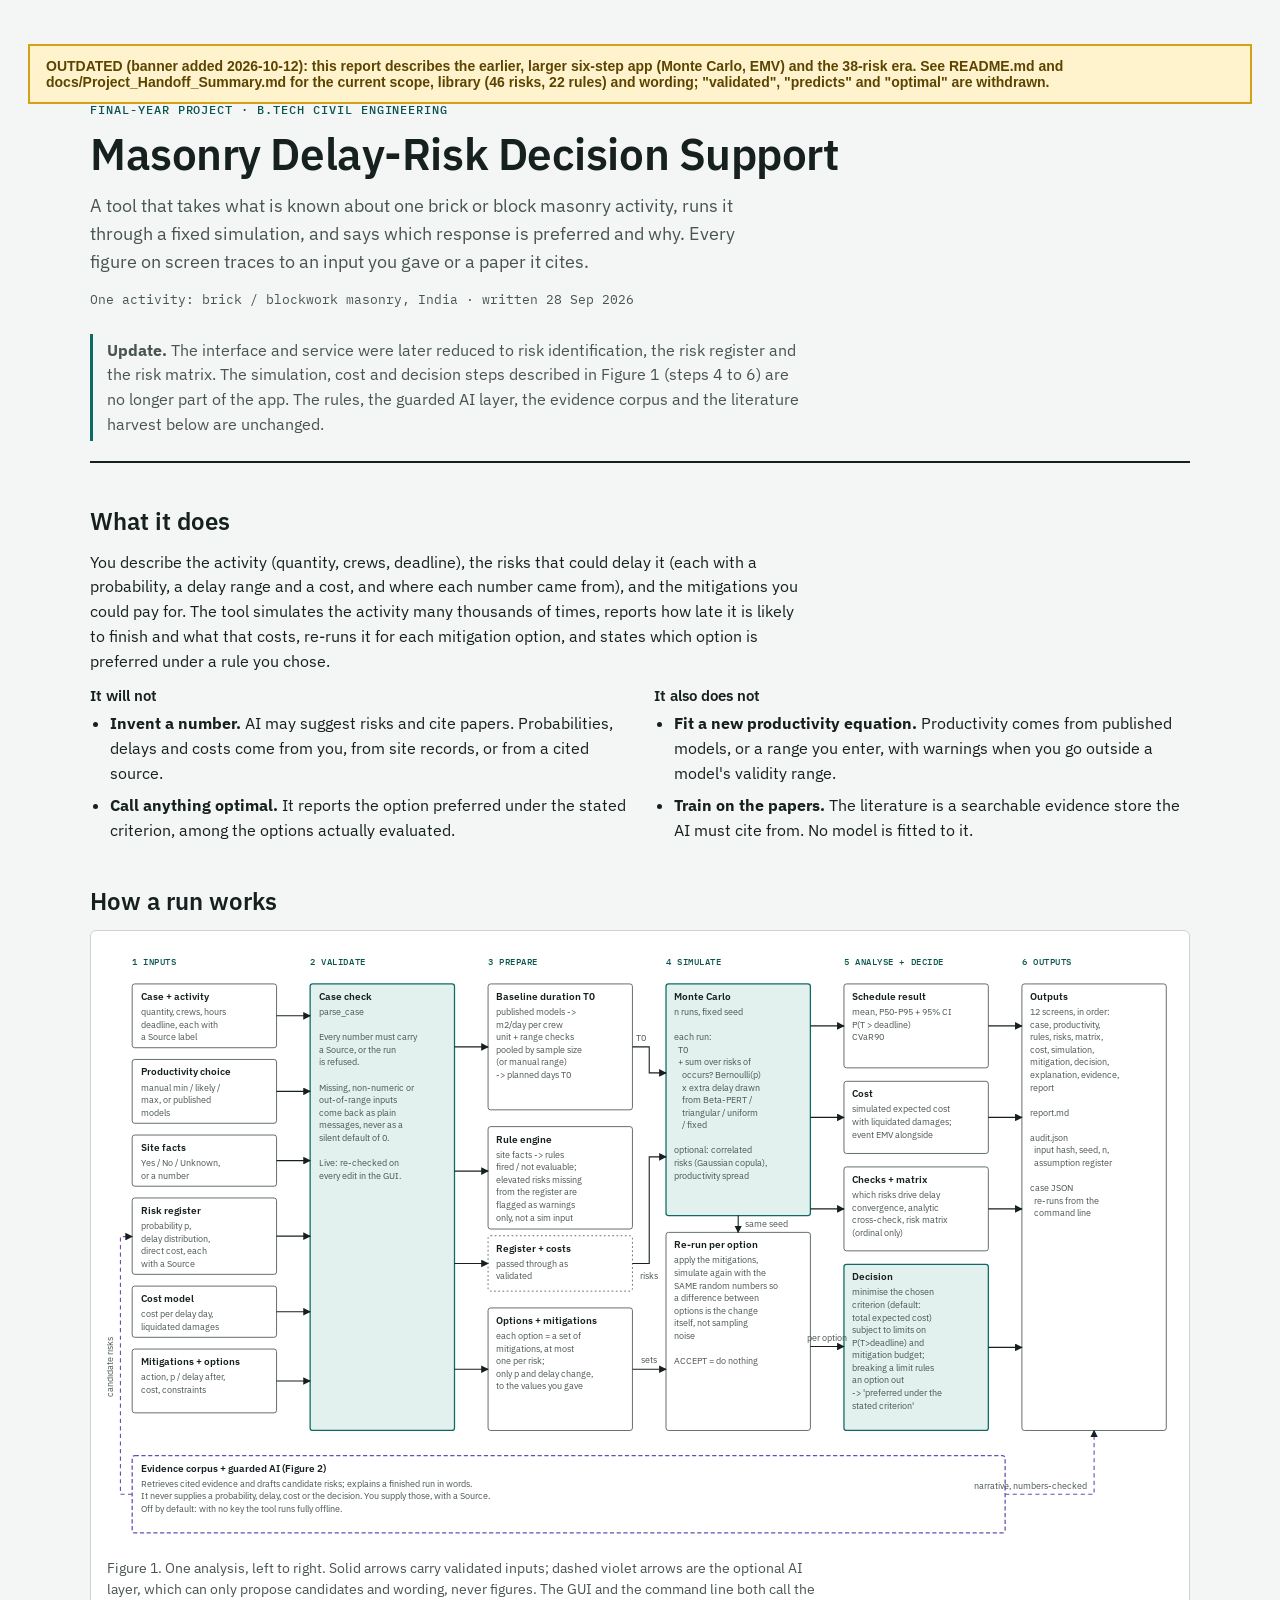
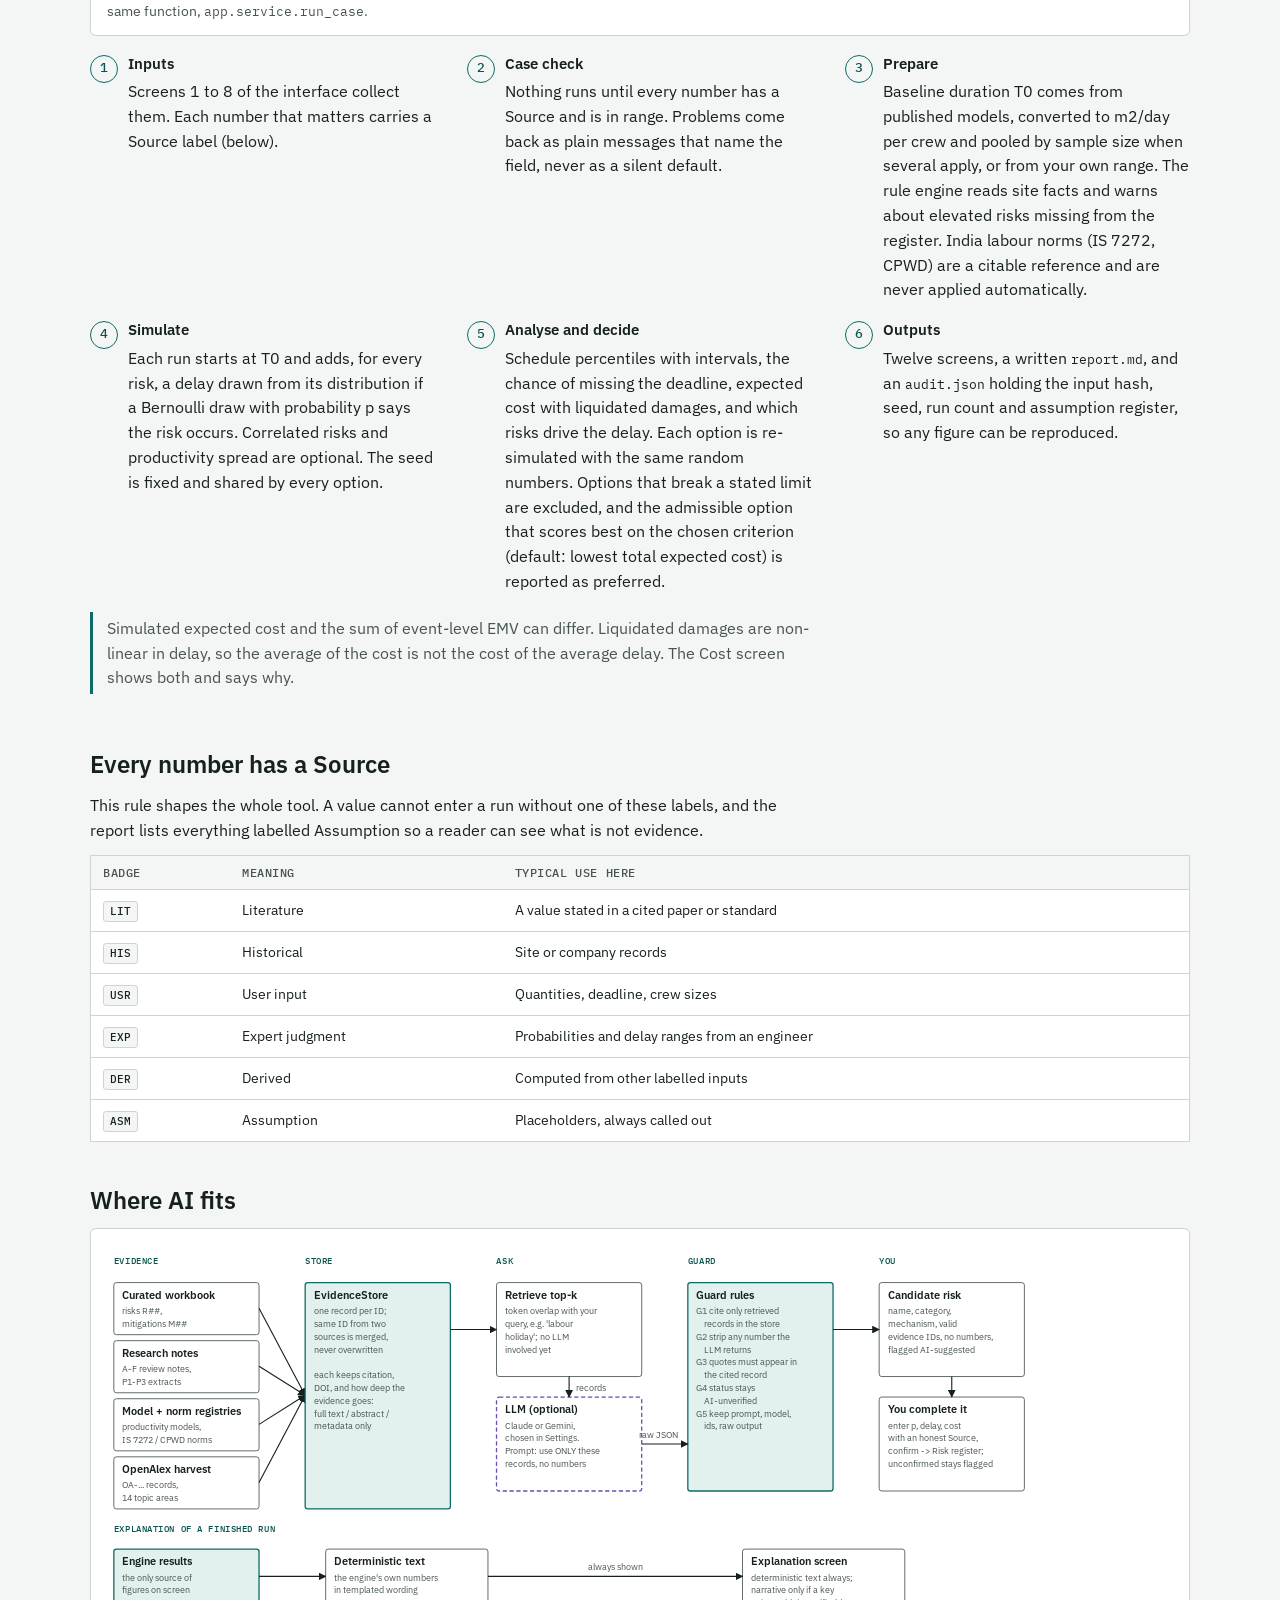
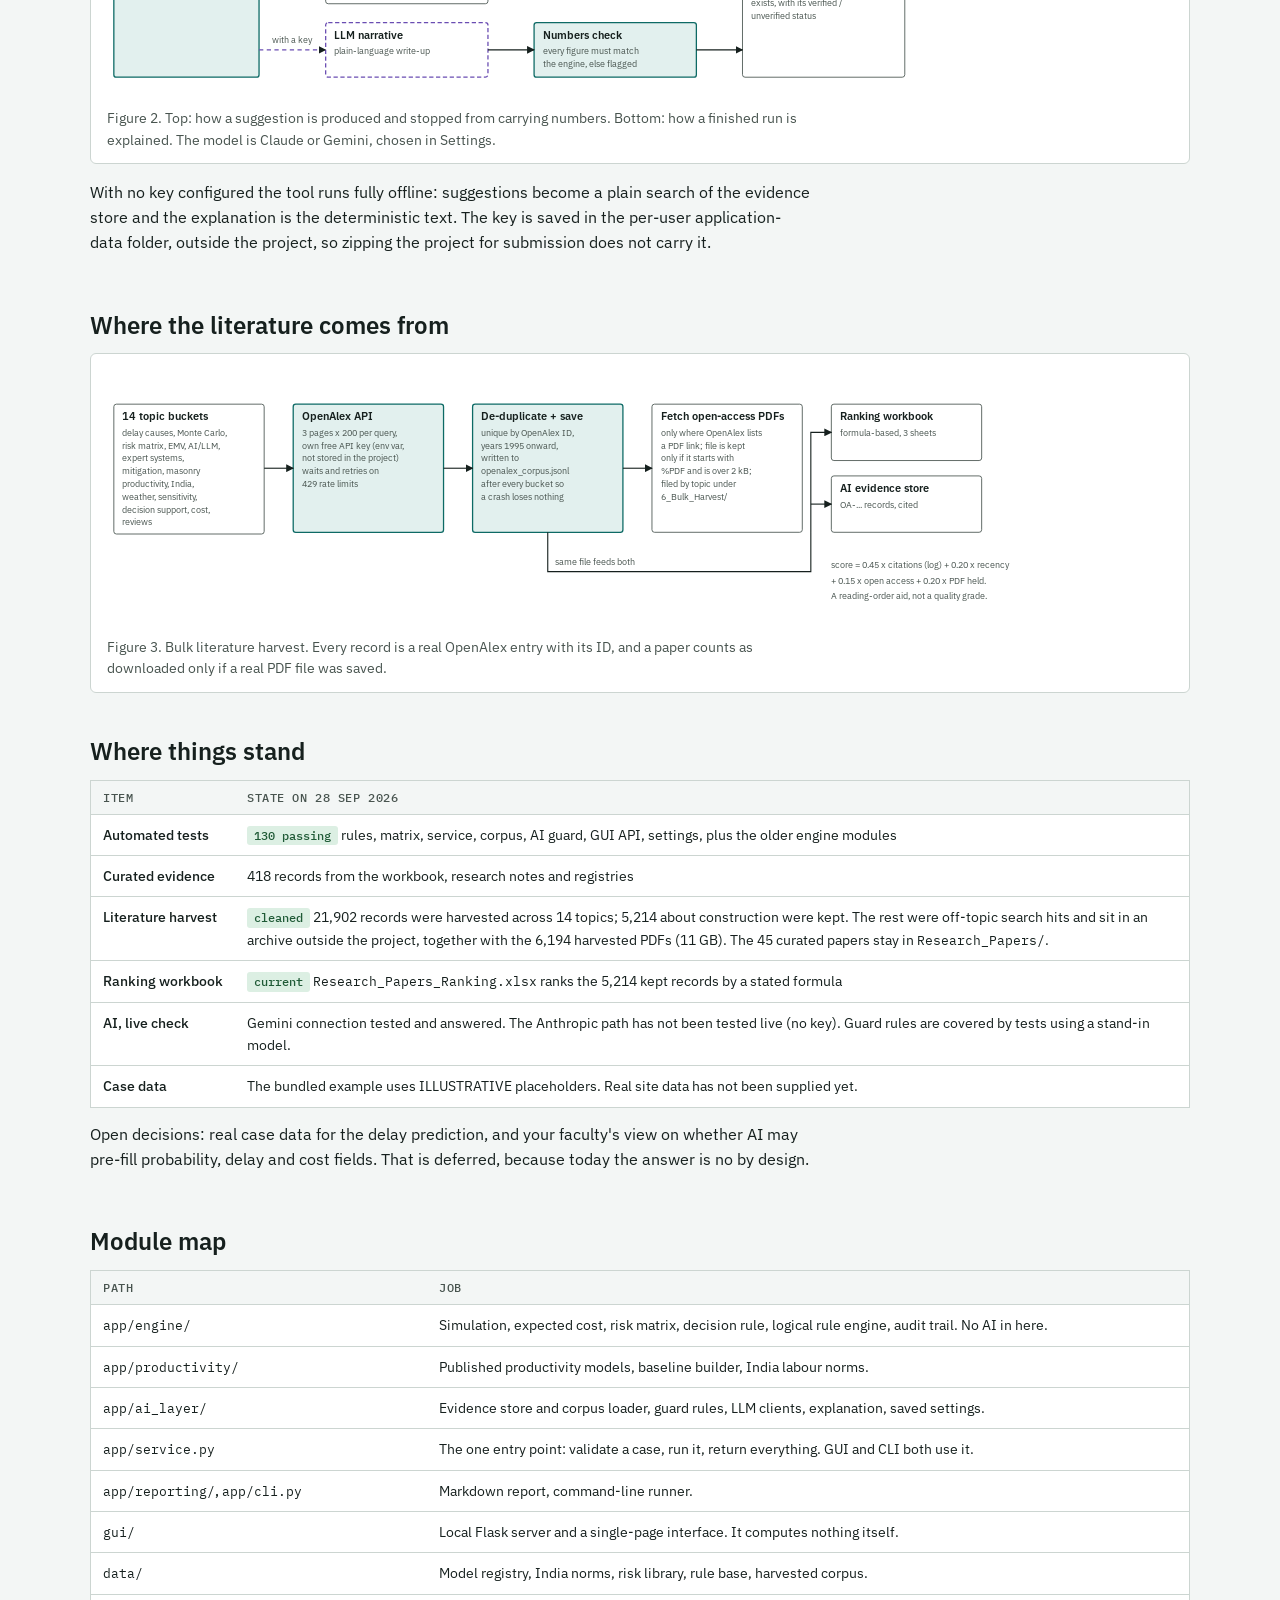
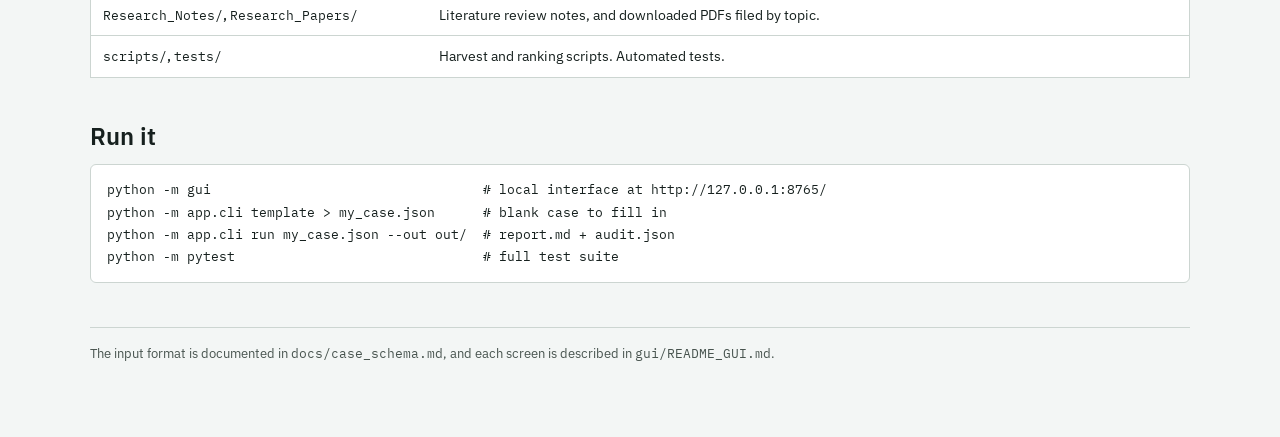
<file: docs/Project_Overview_Report.html>
<!doctype html>
<html lang="en"><head><meta charset="utf-8"><meta name="viewport" content="width=device-width,initial-scale=1">
<title>Masonry Delay-Risk Decision Support</title>
<link rel="preconnect" href="https://fonts.googleapis.com">
<link rel="stylesheet" href="https://fonts.googleapis.com/css2?family=IBM+Plex+Mono:wght@400;500&family=IBM+Plex+Sans:wght@400;500;600&display=swap">
<style>
:root {
  --sans: "IBM Plex Sans", system-ui, -apple-system, "Segoe UI", sans-serif;
  --mono: "IBM Plex Mono", ui-monospace, "Cascadia Mono", Consolas, monospace;
  --bg: #f3f6f5;
  --surface: #ffffff;
  --ink: #16201e;
  --ink-2: #48544f;
  --line: #ccd5d1;
  --accent: #0d6a65;
  --accent-ink: #0a5450;
  --key-fill: #e2f0ee;
  --ai: #6a4db2;
  --warn-bg: #fbeed0;
  --warn-ink: #7a4f00;
  --ok-bg: #dcefe3;
  --ok-ink: #1f5a36;
  color-scheme: light;
}
@media (prefers-color-scheme: dark) {
  :root:not([data-theme="light"]) {
    --bg: #0d1211; --surface: #141b19; --ink: #e3eae7; --ink-2: #9dafa8; --line: #2a3632;
    --accent: #56c3bb; --accent-ink: #7fd6cf; --key-fill: #143230; --ai: #a58df0;
    --warn-bg: #3a2c0d; --warn-ink: #f0c060; --ok-bg: #163524; --ok-ink: #8fd6a8;
    color-scheme: dark;
  }
}
:root[data-theme="dark"] {
  --bg: #0d1211; --surface: #141b19; --ink: #e3eae7; --ink-2: #9dafa8; --line: #2a3632;
  --accent: #56c3bb; --accent-ink: #7fd6cf; --key-fill: #143230; --ai: #a58df0;
  --warn-bg: #3a2c0d; --warn-ink: #f0c060; --ok-bg: #163524; --ok-ink: #8fd6a8;
  color-scheme: dark;
}
* { box-sizing: border-box; }
body { background: var(--bg); color: var(--ink); font: 400 15.5px/1.6 var(--sans); padding-inline: 20px; padding-block: 36px 64px; }
.wrap { max-width: 1100px; margin: 0 auto; display: flex; flex-direction: column; gap: 44px; }
header { display: flex; flex-direction: column; gap: 14px; padding-bottom: 8px; border-bottom: 2px solid var(--ink); }
.kicker { font: 500 12px/1 var(--mono); letter-spacing: .08em; text-transform: uppercase; color: var(--accent-ink); }
h1 { font: 600 clamp(28px, 4.4vw, 44px)/1.1 var(--sans); margin: 0; letter-spacing: -.01em; text-wrap: balance; }
.lede { font-size: 18px; line-height: 1.55; max-width: 62ch; margin: 0; color: var(--ink-2); }
.meta { font: 400 13px/1.5 var(--mono); color: var(--ink-2); margin: 0 0 10px; }
h2 { font: 600 24px/1.2 var(--sans); margin: 0 0 14px; text-wrap: balance; }
h3 { font: 600 15px/1.3 var(--sans); margin: 0 0 6px; }
p { margin: 0 0 12px; max-width: 72ch; }
section { display: block; }
.cols { display: grid; grid-template-columns: repeat(auto-fit, minmax(300px, 1fr)); gap: 28px; }
ul.plain { margin: 0; padding-left: 20px; display: flex; flex-direction: column; gap: 8px; max-width: 72ch; }
ol.steps { margin: 18px 0 0; padding: 0; list-style: none; display: grid; grid-template-columns: repeat(auto-fit, minmax(320px, 1fr)); gap: 18px 32px; counter-reset: s; }
ol.steps li { counter-increment: s; padding-left: 38px; position: relative; }
ol.steps li::before { content: counter(s); position: absolute; left: 0; top: 1px; width: 26px; height: 26px; border: 1.5px solid var(--accent); color: var(--accent-ink); border-radius: 50%; font: 500 13px/23px var(--mono); text-align: center; }
figure { margin: 0; background: var(--surface); border: 1px solid var(--line); border-radius: 6px; padding: 16px 16px 12px; }
.fig { overflow-x: auto; }
.fig svg { display: block; width: 100%; min-width: 980px; height: auto; color: var(--ink); }
figcaption { font-size: 13.5px; color: var(--ink-2); margin-top: 10px; max-width: 90ch; }
.node { fill: var(--surface); stroke: var(--ink-2); stroke-width: 1; }
.node.key { fill: var(--key-fill); stroke: var(--accent); stroke-width: 1.5; }
.node.quiet { fill: none; stroke-dasharray: 2 3; }
.node.ai { fill: var(--surface); stroke: var(--ai); stroke-width: 1.5; stroke-dasharray: 5 3; }
.nhead { font: 600 12.5px var(--sans); fill: var(--ink); }
.nline { font: 400 11px var(--sans); fill: var(--ink-2); white-space: pre; }
.colhead { font: 500 11px var(--mono); fill: var(--accent-ink); letter-spacing: .06em; }
.elabel { font: 400 10.5px var(--sans); fill: var(--ink-2); }
.edge { fill: none; stroke: currentColor; stroke-width: 1.3; }
.edge.dash { stroke: var(--ai); stroke-dasharray: 5 4; color: var(--ai); }
table { width: 100%; border-collapse: collapse; font-size: 14px; background: var(--surface); border: 1px solid var(--line); }
th, td { text-align: left; vertical-align: top; padding: 9px 12px; border-bottom: 1px solid var(--line); }
th { font: 500 11.5px var(--mono); letter-spacing: .05em; text-transform: uppercase; color: var(--ink-2); background: var(--bg); }
tr:last-child td { border-bottom: 0; }
td:first-child { white-space: nowrap; font-weight: 500; }
code, .m { font: 400 13px var(--mono); }
.tw { overflow-x: auto; }
.badge { display: inline-block; font: 500 11px/1 var(--mono); padding: 4px 6px; border-radius: 3px; border: 1px solid var(--line); background: var(--bg); margin-right: 6px; }
.st { display: inline-block; font: 500 11.5px/1 var(--mono); padding: 4px 7px; border-radius: 3px; }
.st.ok { background: var(--ok-bg); color: var(--ok-ink); }
.st.wip { background: var(--warn-bg); color: var(--warn-ink); }
pre { margin: 0; padding: 14px 16px; background: var(--surface); border: 1px solid var(--line); border-radius: 6px; overflow-x: auto; font: 400 13px/1.7 var(--mono); }
.note { border-left: 3px solid var(--accent); padding: 4px 0 4px 14px; max-width: 72ch; color: var(--ink-2); }
footer { font-size: 13px; color: var(--ink-2); border-top: 1px solid var(--line); padding-top: 16px; }
@media (max-width: 560px) { body { font-size: 15px; } ol.steps { grid-template-columns: 1fr; } }
</style>

</head><body>
<div style="background:#fff3cd;color:#5c4400;border:2px solid #d4a017;padding:12px 16px;margin:0;font:600 14px sans-serif">OUTDATED (banner added 2026-10-12): this report describes the earlier, larger six-step app (Monte Carlo, EMV) and the 38-risk era. See README.md and docs/Project_Handoff_Summary.md for the current scope, library (46 risks, 22 rules) and wording; "validated", "predicts" and "optimal" are withdrawn.</div>
<div class="wrap">

<header>
  <span class="kicker">Final-year project · B.Tech Civil Engineering</span>
  <h1>Masonry Delay-Risk Decision Support</h1>
  <p class="lede">A tool that takes what is known about one brick or block masonry activity, runs it through a fixed simulation, and says which response is preferred and why. Every figure on screen traces to an input you gave or a paper it cites.</p>
  <p class="meta">One activity: brick / blockwork masonry, India · written 28 Sep 2026</p>
  <p class="note"><b>Update.</b> The interface and service were later reduced to risk identification, the risk register and the risk matrix. The simulation, cost and decision steps described in Figure 1 (steps 4 to 6) are no longer part of the app. The rules, the guarded AI layer, the evidence corpus and the literature harvest below are unchanged.</p>
</header>

<section>
  <h2>What it does</h2>
  <p>You describe the activity (quantity, crews, deadline), the risks that could delay it (each with a probability, a delay range and a cost, and where each number came from), and the mitigations you could pay for. The tool simulates the activity many thousands of times, reports how late it is likely to finish and what that costs, re-runs it for each mitigation option, and states which option is preferred under a rule you chose.</p>
  <div class="cols">
    <div>
      <h3>It will not</h3>
      <ul class="plain">
        <li><b>Invent a number.</b> AI may suggest risks and cite papers. Probabilities, delays and costs come from you, from site records, or from a cited source.</li>
        <li><b>Call anything optimal.</b> It reports the option preferred under the stated criterion, among the options actually evaluated.</li>
      </ul>
    </div>
    <div>
      <h3>It also does not</h3>
      <ul class="plain">
        <li><b>Fit a new productivity equation.</b> Productivity comes from published models, or a range you enter, with warnings when you go outside a model's validity range.</li>
        <li><b>Train on the papers.</b> The literature is a searchable evidence store the AI must cite from. No model is fitted to it.</li>
      </ul>
    </div>
  </div>
</section>

<section>
  <h2>How a run works</h2>
  <figure>
    <div class="fig"><svg viewBox="0 0 1270 716" role="img" aria-label="Left-to-right flow: six input groups are validated, prepared, simulated by Monte Carlo, analysed and compared as options, and end as screens, a report and an audit file." xmlns="http://www.w3.org/2000/svg"><defs><marker id="ah" viewBox="0 0 10 10" refX="9" refY="5" markerWidth="7" markerHeight="7" orient="auto-start-reverse"><path d="M0 0 L10 5 L0 10 z" fill="currentColor"/></marker></defs><text class="colhead" x="30" y="22">1  INPUTS</text><text class="colhead" x="242" y="22">2  VALIDATE</text><text class="colhead" x="454" y="22">3  PREPARE</text><text class="colhead" x="666" y="22">4  SIMULATE</text><text class="colhead" x="878" y="22">5  ANALYSE + DECIDE</text><text class="colhead" x="1090" y="22">6  OUTPUTS</text><rect class="node" x="30" y="44" width="172" height="76" rx="3"/><text class="nhead" x="40" y="63">Case + activity</text><text class="nline" x="40" y="81">quantity, crews, hours</text><text class="nline" x="40" y="96">deadline, each with</text><text class="nline" x="40" y="111">a Source label</text><rect class="node" x="30" y="134" width="172" height="76" rx="3"/><text class="nhead" x="40" y="153">Productivity choice</text><text class="nline" x="40" y="171">manual min / likely /</text><text class="nline" x="40" y="186">max, or published</text><text class="nline" x="40" y="201">models</text><rect class="node" x="30" y="224" width="172" height="61" rx="3"/><text class="nhead" x="40" y="243">Site facts</text><text class="nline" x="40" y="261">Yes / No / Unknown,</text><text class="nline" x="40" y="276">or a number</text><rect class="node" x="30" y="299" width="172" height="91" rx="3"/><text class="nhead" x="40" y="318">Risk register</text><text class="nline" x="40" y="336">probability p,</text><text class="nline" x="40" y="351">delay distribution,</text><text class="nline" x="40" y="366">direct cost, each</text><text class="nline" x="40" y="381">with a Source</text><rect class="node" x="30" y="404" width="172" height="61" rx="3"/><text class="nhead" x="40" y="423">Cost model</text><text class="nline" x="40" y="441">cost per delay day,</text><text class="nline" x="40" y="456">liquidated damages</text><rect class="node" x="30" y="479" width="172" height="76" rx="3"/><text class="nhead" x="40" y="498">Mitigations + options</text><text class="nline" x="40" y="516">action, p / delay after,</text><text class="nline" x="40" y="531">cost, constraints</text><rect class="node key" x="242" y="44" width="172" height="532" rx="3"/><text class="nhead" x="252" y="63">Case check</text><text class="nline" x="252" y="81">parse_case</text><text class="nline" x="252" y="96"></text><text class="nline" x="252" y="111">Every number must carry</text><text class="nline" x="252" y="126">a Source, or the run</text><text class="nline" x="252" y="141">is refused.</text><text class="nline" x="252" y="156"></text><text class="nline" x="252" y="171">Missing, non-numeric or</text><text class="nline" x="252" y="186">out-of-range inputs</text><text class="nline" x="252" y="201">come back as plain</text><text class="nline" x="252" y="216">messages, never as a</text><text class="nline" x="252" y="231">silent default of 0.</text><text class="nline" x="252" y="246"></text><text class="nline" x="252" y="261">Live: re-checked on</text><text class="nline" x="252" y="276">every edit in the GUI.</text><path class="edge" d="M 202 82.0 L 242 82.0" marker-end="url(#ah)"/><path class="edge" d="M 202 172.0 L 242 172.0" marker-end="url(#ah)"/><path class="edge" d="M 202 254.5 L 242 254.5" marker-end="url(#ah)"/><path class="edge" d="M 202 344.5 L 242 344.5" marker-end="url(#ah)"/><path class="edge" d="M 202 434.5 L 242 434.5" marker-end="url(#ah)"/><path class="edge" d="M 202 517.0 L 242 517.0" marker-end="url(#ah)"/><rect class="node" x="454" y="44" width="172" height="150" rx="3"/><text class="nhead" x="464" y="63">Baseline duration T0</text><text class="nline" x="464" y="81">published models -&gt;</text><text class="nline" x="464" y="96">m2/day per crew</text><text class="nline" x="464" y="111">unit + range checks</text><text class="nline" x="464" y="126">pooled by sample size</text><text class="nline" x="464" y="141">(or manual range)</text><text class="nline" x="464" y="156">-&gt; planned days T0</text><rect class="node" x="454" y="214" width="172" height="122" rx="3"/><text class="nhead" x="464" y="233">Rule engine</text><text class="nline" x="464" y="251">site facts -&gt; rules</text><text class="nline" x="464" y="266">fired / not evaluable;</text><text class="nline" x="464" y="281">elevated risks missing</text><text class="nline" x="464" y="296">from the register are</text><text class="nline" x="464" y="311">flagged as warnings</text><text class="nline" x="464" y="326">only, not a sim input</text><rect class="node quiet" x="454" y="344" width="172" height="66" rx="3"/><text class="nhead" x="464" y="363">Register + costs</text><text class="nline" x="464" y="381">passed through as</text><text class="nline" x="464" y="396">validated</text><rect class="node" x="454" y="430" width="172" height="146" rx="3"/><text class="nhead" x="464" y="449">Options + mitigations</text><text class="nline" x="464" y="467">each option = a set of</text><text class="nline" x="464" y="482">mitigations, at most</text><text class="nline" x="464" y="497">one per risk;</text><text class="nline" x="464" y="512">only p and delay change,</text><text class="nline" x="464" y="527">to the values you gave</text><path class="edge" d="M 414 119 L 454 119" marker-end="url(#ah)"/><path class="edge" d="M 414 267 L 454 267" marker-end="url(#ah)"/><path class="edge" d="M 414 377 L 454 377" marker-end="url(#ah)"/><path class="edge" d="M 414 503 L 454 503" marker-end="url(#ah)"/><rect class="node key" x="666" y="44" width="172" height="276" rx="3"/><text class="nhead" x="676" y="63">Monte Carlo</text><text class="nline" x="676" y="81">n runs, fixed seed</text><text class="nline" x="676" y="96"></text><text class="nline" x="676" y="111">each run:</text><text class="nline" x="676" y="126">  T0</text><text class="nline" x="676" y="141">  + sum over risks of</text><text class="nline" x="676" y="156">    occurs? Bernoulli(p)</text><text class="nline" x="676" y="171">    x extra delay drawn</text><text class="nline" x="676" y="186">    from Beta-PERT /</text><text class="nline" x="676" y="201">    triangular / uniform</text><text class="nline" x="676" y="216">    / fixed</text><text class="nline" x="676" y="231"></text><text class="nline" x="676" y="246">optional: correlated</text><text class="nline" x="676" y="261">risks (Gaussian copula),</text><text class="nline" x="676" y="276">productivity spread</text><rect class="node" x="666" y="340" width="172" height="236" rx="3"/><text class="nhead" x="676" y="359">Re-run per option</text><text class="nline" x="676" y="377">apply the mitigations,</text><text class="nline" x="676" y="392">simulate again with the</text><text class="nline" x="676" y="407">SAME random numbers so</text><text class="nline" x="676" y="422">a difference between</text><text class="nline" x="676" y="437">options is the change</text><text class="nline" x="676" y="452">itself, not sampling</text><text class="nline" x="676" y="467">noise</text><text class="nline" x="676" y="482"></text><text class="nline" x="676" y="497">ACCEPT = do nothing</text><path class="edge" d="M 626 119 L 646 119 L 646 150 L 666 150" marker-end="url(#ah)"/><text class="elabel" x="636" y="112" text-anchor="middle">T0</text><path class="edge" d="M 626 377 L 646 377 L 646 250 L 666 250" marker-end="url(#ah)"/><text class="elabel" x="646" y="395" text-anchor="middle">risks</text><path class="edge" d="M 626 503 L 666 503" marker-end="url(#ah)"/><text class="elabel" x="646" y="496" text-anchor="middle">sets</text><path class="edge" d="M 752.0 320 L 752.0 340" marker-end="url(#ah)"/><text class="elabel" x="760.0" y="334" text-anchor="start">same seed</text><rect class="node" x="878" y="44" width="172" height="100" rx="3"/><text class="nhead" x="888" y="63">Schedule result</text><text class="nline" x="888" y="81">mean, P50-P95 + 95% CI</text><text class="nline" x="888" y="96">P(T &gt; deadline)</text><text class="nline" x="888" y="111">CVaR90</text><rect class="node" x="878" y="160" width="172" height="86" rx="3"/><text class="nhead" x="888" y="179">Cost</text><text class="nline" x="888" y="197">simulated expected cost</text><text class="nline" x="888" y="212">with liquidated damages;</text><text class="nline" x="888" y="227">event EMV alongside</text><rect class="node" x="878" y="262" width="172" height="100" rx="3"/><text class="nhead" x="888" y="281">Checks + matrix</text><text class="nline" x="888" y="299">which risks drive delay</text><text class="nline" x="888" y="314">convergence, analytic</text><text class="nline" x="888" y="329">cross-check, risk matrix</text><text class="nline" x="888" y="344">(ordinal only)</text><rect class="node key" x="878" y="378" width="172" height="198" rx="3"/><text class="nhead" x="888" y="397">Decision</text><text class="nline" x="888" y="415">minimise the chosen</text><text class="nline" x="888" y="430">criterion (default:</text><text class="nline" x="888" y="445">total expected cost)</text><text class="nline" x="888" y="460">subject to limits on</text><text class="nline" x="888" y="475">P(T&gt;deadline) and</text><text class="nline" x="888" y="490">mitigation budget;</text><text class="nline" x="888" y="505">breaking a limit rules</text><text class="nline" x="888" y="520">an option out</text><text class="nline" x="888" y="535">-&gt; &#x27;preferred under the</text><text class="nline" x="888" y="550">stated criterion&#x27;</text><path class="edge" d="M 838 94 L 878 94" marker-end="url(#ah)"/><path class="edge" d="M 838 203 L 878 203" marker-end="url(#ah)"/><path class="edge" d="M 838 312 L 878 312" marker-end="url(#ah)"/><path class="edge" d="M 838 476 L 878 476" marker-end="url(#ah)"/><text class="elabel" x="858" y="469" text-anchor="middle">per option</text><rect class="node" x="1090" y="44" width="172" height="532" rx="3"/><text class="nhead" x="1100" y="63">Outputs</text><text class="nline" x="1100" y="81">12 screens, in order:</text><text class="nline" x="1100" y="96">case, productivity,</text><text class="nline" x="1100" y="111">rules, risks, matrix,</text><text class="nline" x="1100" y="126">cost, simulation,</text><text class="nline" x="1100" y="141">mitigation, decision,</text><text class="nline" x="1100" y="156">explanation, evidence,</text><text class="nline" x="1100" y="171">report</text><text class="nline" x="1100" y="186"></text><text class="nline" x="1100" y="201">report.md</text><text class="nline" x="1100" y="216"></text><text class="nline" x="1100" y="231">audit.json</text><text class="nline" x="1100" y="246">  input hash, seed, n,</text><text class="nline" x="1100" y="261">  assumption register</text><text class="nline" x="1100" y="276"></text><text class="nline" x="1100" y="291">case JSON</text><text class="nline" x="1100" y="306">  re-runs from the</text><text class="nline" x="1100" y="321">  command line</text><path class="edge" d="M 1050 94 L 1090 94" marker-end="url(#ah)"/><path class="edge" d="M 1050 203 L 1090 203" marker-end="url(#ah)"/><path class="edge" d="M 1050 312 L 1090 312" marker-end="url(#ah)"/><path class="edge" d="M 1050 477 L 1090 477" marker-end="url(#ah)"/><rect class="node ai" x="30" y="606" width="1040" height="92" rx="3"/><text class="nhead" x="40" y="625">Evidence corpus + guarded AI  (Figure 2)</text><text class="nline" x="40" y="643">Retrieves cited evidence and drafts candidate risks; explains a finished run in words.</text><text class="nline" x="40" y="658">It never supplies a probability, delay, cost or the decision. You supply those, with a Source.</text><text class="nline" x="40" y="673">Off by default: with no key the tool runs fully offline.</text><path class="edge dash" d="M 30 652 L 16 652 L 16 345 L 30 345" marker-end="url(#ah)"/><text class="elabel" transform="rotate(-90 7 500)" x="7" y="500" text-anchor="middle">candidate risks</text><path class="edge dash" d="M 1070 652 L 1176.0 652 L 1176.0 576" marker-end="url(#ah)"/><text class="elabel" x="1168.0" y="646" text-anchor="end">narrative, numbers-checked</text></svg></div>
    <figcaption>Figure 1. One analysis, left to right. Solid arrows carry validated inputs; dashed violet arrows are the optional AI layer, which can only propose candidates and wording, never figures. The GUI and the command line both call the same function, <code>app.service.run_case</code>.</figcaption>
  </figure>
  <ol class="steps">
    <li><h3>Inputs</h3>Screens 1 to 8 of the interface collect them. Each number that matters carries a Source label (below).</li>
    <li><h3>Case check</h3>Nothing runs until every number has a Source and is in range. Problems come back as plain messages that name the field, never as a silent default.</li>
    <li><h3>Prepare</h3>Baseline duration T0 comes from published models, converted to m2/day per crew and pooled by sample size when several apply, or from your own range. The rule engine reads site facts and warns about elevated risks missing from the register. India labour norms (IS 7272, CPWD) are a citable reference and are never applied automatically.</li>
    <li><h3>Simulate</h3>Each run starts at T0 and adds, for every risk, a delay drawn from its distribution if a Bernoulli draw with probability p says the risk occurs. Correlated risks and productivity spread are optional. The seed is fixed and shared by every option.</li>
    <li><h3>Analyse and decide</h3>Schedule percentiles with intervals, the chance of missing the deadline, expected cost with liquidated damages, and which risks drive the delay. Each option is re-simulated with the same random numbers. Options that break a stated limit are excluded, and the admissible option that scores best on the chosen criterion (default: lowest total expected cost) is reported as preferred.</li>
    <li><h3>Outputs</h3>Twelve screens, a written <code>report.md</code>, and an <code>audit.json</code> holding the input hash, seed, run count and assumption register, so any figure can be reproduced.</li>
  </ol>
  <p class="note" style="margin-top:18px">Simulated expected cost and the sum of event-level EMV can differ. Liquidated damages are non-linear in delay, so the average of the cost is not the cost of the average delay. The Cost screen shows both and says why.</p>
</section>

<section>
  <h2>Every number has a Source</h2>
  <p>This rule shapes the whole tool. A value cannot enter a run without one of these labels, and the report lists everything labelled Assumption so a reader can see what is not evidence.</p>
  <div class="tw">
  <table>
    <tr><th>Badge</th><th>Meaning</th><th>Typical use here</th></tr>
    <tr><td><span class="badge">LIT</span></td><td>Literature</td><td>A value stated in a cited paper or standard</td></tr>
    <tr><td><span class="badge">HIS</span></td><td>Historical</td><td>Site or company records</td></tr>
    <tr><td><span class="badge">USR</span></td><td>User input</td><td>Quantities, deadline, crew sizes</td></tr>
    <tr><td><span class="badge">EXP</span></td><td>Expert judgment</td><td>Probabilities and delay ranges from an engineer</td></tr>
    <tr><td><span class="badge">DER</span></td><td>Derived</td><td>Computed from other labelled inputs</td></tr>
    <tr><td><span class="badge">ASM</span></td><td>Assumption</td><td>Placeholders, always called out</td></tr>
  </table>
  </div>
</section>

<section>
  <h2>Where AI fits</h2>
  <figure>
    <div class="fig"><svg viewBox="0 0 1248 530" role="img" aria-label="Evidence sources merge into one store; a question retrieves a few records; the LLM proposes candidate risks from only those; five guard rules strip numbers and unsupported citations; the result is an unverified candidate that a person must complete." xmlns="http://www.w3.org/2000/svg"><defs><marker id="ah" viewBox="0 0 10 10" refX="9" refY="5" markerWidth="7" markerHeight="7" orient="auto-start-reverse"><path d="M0 0 L10 5 L0 10 z" fill="currentColor"/></marker></defs><text class="colhead" x="8" y="22">EVIDENCE</text><text class="colhead" x="232" y="22">STORE</text><text class="colhead" x="456" y="22">ASK</text><text class="colhead" x="680" y="22">GUARD</text><text class="colhead" x="904" y="22">YOU</text><rect class="node" x="8" y="44" width="170" height="61" rx="3"/><text class="nhead" x="18" y="63">Curated workbook</text><text class="nline" x="18" y="81">risks R##,</text><text class="nline" x="18" y="96">mitigations M##</text><path class="edge" d="M 178 74 L 232 176" marker-end="url(#ah)"/><rect class="node" x="8" y="112" width="170" height="61" rx="3"/><text class="nhead" x="18" y="131">Research notes</text><text class="nline" x="18" y="149">A-F review notes,</text><text class="nline" x="18" y="164">P1-P3 extracts</text><path class="edge" d="M 178 142 L 232 176" marker-end="url(#ah)"/><rect class="node" x="8" y="180" width="170" height="61" rx="3"/><text class="nhead" x="18" y="199">Model + norm registries</text><text class="nline" x="18" y="217">productivity models,</text><text class="nline" x="18" y="232">IS 7272 / CPWD norms</text><path class="edge" d="M 178 210 L 232 176" marker-end="url(#ah)"/><rect class="node" x="8" y="248" width="170" height="61" rx="3"/><text class="nhead" x="18" y="267">OpenAlex harvest</text><text class="nline" x="18" y="285">OA-... records,</text><text class="nline" x="18" y="300">14 topic areas</text><path class="edge" d="M 178 278 L 232 176" marker-end="url(#ah)"/><rect class="node key" x="232" y="44" width="170" height="265" rx="3"/><text class="nhead" x="242" y="63">EvidenceStore</text><text class="nline" x="242" y="81">one record per ID;</text><text class="nline" x="242" y="96">same ID from two</text><text class="nline" x="242" y="111">sources is merged,</text><text class="nline" x="242" y="126">never overwritten</text><text class="nline" x="242" y="141"></text><text class="nline" x="242" y="156">each keeps citation,</text><text class="nline" x="242" y="171">DOI, and how deep the</text><text class="nline" x="242" y="186">evidence goes:</text><text class="nline" x="242" y="201">full text / abstract /</text><text class="nline" x="242" y="216">metadata only</text><rect class="node" x="456" y="44" width="170" height="110" rx="3"/><text class="nhead" x="466" y="63">Retrieve top-k</text><text class="nline" x="466" y="81">token overlap with your</text><text class="nline" x="466" y="96">query, e.g. &#x27;labour</text><text class="nline" x="466" y="111">holiday&#x27;; no LLM</text><text class="nline" x="466" y="126">involved yet</text><path class="edge" d="M 402 99 L 456 99" marker-end="url(#ah)"/><rect class="node ai" x="456" y="178" width="170" height="110" rx="3"/><text class="nhead" x="466" y="197">LLM (optional)</text><text class="nline" x="466" y="215">Claude or Gemini,</text><text class="nline" x="466" y="230">chosen in Settings.</text><text class="nline" x="466" y="245">Prompt: use ONLY these</text><text class="nline" x="466" y="260">records, no numbers</text><path class="edge" d="M 541.0 154 L 541.0 178" marker-end="url(#ah)"/><text class="elabel" x="549.0" y="171" text-anchor="start">records</text><rect class="node key" x="680" y="44" width="170" height="244" rx="3"/><text class="nhead" x="690" y="63">Guard rules</text><text class="nline" x="690" y="81">G1 cite only retrieved</text><text class="nline" x="690" y="96">    records in the store</text><text class="nline" x="690" y="111">G2 strip any number the</text><text class="nline" x="690" y="126">    LLM returns</text><text class="nline" x="690" y="141">G3 quotes must appear in</text><text class="nline" x="690" y="156">    the cited record</text><text class="nline" x="690" y="171">G4 status stays</text><text class="nline" x="690" y="186">    AI-unverified</text><text class="nline" x="690" y="201">G5 keep prompt, model,</text><text class="nline" x="690" y="216">    ids, raw output</text><path class="edge" d="M 626 233 L 680 233" marker-end="url(#ah)"/><text class="elabel" x="646" y="226" text-anchor="middle">raw JSON</text><rect class="node" x="904" y="44" width="170" height="110" rx="3"/><text class="nhead" x="914" y="63">Candidate risk</text><text class="nline" x="914" y="81">name, category,</text><text class="nline" x="914" y="96">mechanism, valid</text><text class="nline" x="914" y="111">evidence IDs, no numbers,</text><text class="nline" x="914" y="126">flagged AI-suggested</text><path class="edge" d="M 850 99 L 904 99" marker-end="url(#ah)"/><rect class="node" x="904" y="178" width="170" height="110" rx="3"/><text class="nhead" x="914" y="197">You complete it</text><text class="nline" x="914" y="215">enter p, delay, cost</text><text class="nline" x="914" y="230">with an honest Source,</text><text class="nline" x="914" y="245">confirm -&gt; Risk register;</text><text class="nline" x="914" y="260">unconfirmed stays flagged</text><path class="edge" d="M 989.0 154 L 989.0 178" marker-end="url(#ah)"/><text class="colhead" x="8" y="336">EXPLANATION OF A FINISHED RUN</text><rect class="node key" x="8" y="356" width="170" height="150" rx="3"/><text class="nhead" x="18" y="375">Engine results</text><text class="nline" x="18" y="393">the only source of</text><text class="nline" x="18" y="408">figures on screen</text><rect class="node" x="256" y="356" width="190" height="64" rx="3"/><text class="nhead" x="266" y="375">Deterministic text</text><text class="nline" x="266" y="393">the engine&#x27;s own numbers</text><text class="nline" x="266" y="408">in templated wording</text><rect class="node ai" x="256" y="442" width="190" height="64" rx="3"/><text class="nhead" x="266" y="461">LLM narrative</text><text class="nline" x="266" y="479">plain-language write-up</text><rect class="node key" x="500" y="442" width="190" height="64" rx="3"/><text class="nhead" x="510" y="461">Numbers check</text><text class="nline" x="510" y="479">every figure must match</text><text class="nline" x="510" y="494">the engine, else flagged</text><rect class="node" x="744" y="356" width="190" height="150" rx="3"/><text class="nhead" x="754" y="375">Explanation screen</text><text class="nline" x="754" y="393">deterministic text always;</text><text class="nline" x="754" y="408">narrative only if a key</text><text class="nline" x="754" y="423">exists, with its verified /</text><text class="nline" x="754" y="438">unverified status</text><path class="edge" d="M 178 388 L 256 388" marker-end="url(#ah)"/><path class="edge dash" d="M 178 474 L 256 474" marker-end="url(#ah)"/><text class="elabel" x="217" y="466" text-anchor="middle">with a key</text><path class="edge" d="M 446 474 L 500 474" marker-end="url(#ah)"/><path class="edge" d="M 690 474 L 744 474" marker-end="url(#ah)"/><path class="edge" d="M 446 388 L 744 388" marker-end="url(#ah)"/><text class="elabel" x="595" y="380" text-anchor="middle">always shown</text></svg></div>
    <figcaption>Figure 2. Top: how a suggestion is produced and stopped from carrying numbers. Bottom: how a finished run is explained. The model is Claude or Gemini, chosen in Settings.</figcaption>
  </figure>
  <p style="margin-top:16px">With no key configured the tool runs fully offline: suggestions become a plain search of the evidence store and the explanation is the deterministic text. The key is saved in the per-user application-data folder, outside the project, so zipping the project for submission does not carry it.</p>
</section>

<section>
  <h2>Where the literature comes from</h2>
  <figure>
    <div class="fig"><svg viewBox="0 0 1248 300" role="img" aria-label="Fourteen topic query sets go to OpenAlex, results are de-duplicated and checkpointed to one file, open-access PDFs are downloaded and verified, and the same file feeds a ranking workbook and the AI evidence store." xmlns="http://www.w3.org/2000/svg"><defs><marker id="ah" viewBox="0 0 10 10" refX="9" refY="5" markerWidth="7" markerHeight="7" orient="auto-start-reverse"><path d="M0 0 L10 5 L0 10 z" fill="currentColor"/></marker></defs><rect class="node" x="8" y="40" width="176" height="152" rx="3"/><text class="nhead" x="18" y="59">14 topic buckets</text><text class="nline" x="18" y="77">delay causes, Monte Carlo,</text><text class="nline" x="18" y="92">risk matrix, EMV, AI/LLM,</text><text class="nline" x="18" y="107">expert systems,</text><text class="nline" x="18" y="122">mitigation, masonry</text><text class="nline" x="18" y="137">productivity, India,</text><text class="nline" x="18" y="152">weather, sensitivity,</text><text class="nline" x="18" y="167">decision support, cost,</text><text class="nline" x="18" y="182">reviews</text><rect class="node key" x="218" y="40" width="176" height="150" rx="3"/><text class="nhead" x="228" y="59">OpenAlex API</text><text class="nline" x="228" y="77">3 pages x 200 per query,</text><text class="nline" x="228" y="92">own free API key (env var,</text><text class="nline" x="228" y="107">not stored in the project)</text><text class="nline" x="228" y="122">waits and retries on</text><text class="nline" x="228" y="137">429 rate limits</text><rect class="node key" x="428" y="40" width="176" height="150" rx="3"/><text class="nhead" x="438" y="59">De-duplicate + save</text><text class="nline" x="438" y="77">unique by OpenAlex ID,</text><text class="nline" x="438" y="92">years 1995 onward,</text><text class="nline" x="438" y="107">written to</text><text class="nline" x="438" y="122">openalex_corpus.jsonl</text><text class="nline" x="438" y="137">after every bucket so</text><text class="nline" x="438" y="152">a crash loses nothing</text><rect class="node" x="638" y="40" width="176" height="150" rx="3"/><text class="nhead" x="648" y="59">Fetch open-access PDFs</text><text class="nline" x="648" y="77">only where OpenAlex lists</text><text class="nline" x="648" y="92">a PDF link; file is kept</text><text class="nline" x="648" y="107">only if it starts with</text><text class="nline" x="648" y="122">%PDF and is over 2 kB;</text><text class="nline" x="648" y="137">filed by topic under</text><text class="nline" x="648" y="152">6_Bulk_Harvest/</text><path class="edge" d="M 184 115 L 218 115" marker-end="url(#ah)"/><path class="edge" d="M 394 115 L 428 115" marker-end="url(#ah)"/><path class="edge" d="M 604 115 L 638 115" marker-end="url(#ah)"/><rect class="node" x="848" y="40" width="176" height="66" rx="3"/><text class="nhead" x="858" y="59">Ranking workbook</text><text class="nline" x="858" y="77">formula-based, 3 sheets</text><rect class="node" x="848" y="124" width="176" height="66" rx="3"/><text class="nhead" x="858" y="143">AI evidence store</text><text class="nline" x="858" y="161">OA-... records, cited</text><path class="edge" d="M 516.0 190 L 516.0 236 L 824 236 L 824 73 L 848 73" marker-end="url(#ah)"/><path class="edge" d="M 824 157 L 848 157" marker-end="url(#ah)"/><text class="elabel" x="524.0" y="228" text-anchor="start">same file feeds both</text><text class="elabel" x="848" y="232" text-anchor="start">score = 0.45 x citations (log) + 0.20 x recency</text><text class="elabel" x="848" y="250" text-anchor="start">+ 0.15 x open access + 0.20 x PDF held.</text><text class="elabel" x="848" y="268" text-anchor="start">A reading-order aid, not a quality grade.</text></svg></div>
    <figcaption>Figure 3. Bulk literature harvest. Every record is a real OpenAlex entry with its ID, and a paper counts as downloaded only if a real PDF file was saved.</figcaption>
  </figure>
</section>

<section>
  <h2>Where things stand</h2>
  <div class="tw">
  <table>
    <tr><th>Item</th><th>State on 28 Sep 2026</th></tr>
    <tr><td>Automated tests</td><td><span class="st ok">130 passing</span> rules, matrix, service, corpus, AI guard, GUI API, settings, plus the older engine modules</td></tr>
    <tr><td>Curated evidence</td><td>418 records from the workbook, research notes and registries</td></tr>
    <tr><td>Literature harvest</td><td><span class="st ok">cleaned</span> 21,902 records were harvested across 14 topics; 5,214 about construction were kept. The rest were off-topic search hits and sit in an archive outside the project, together with the 6,194 harvested PDFs (11 GB). The 45 curated papers stay in <code>Research_Papers/</code>.</td></tr>
    <tr><td>Ranking workbook</td><td><span class="st ok">current</span> <code>Research_Papers_Ranking.xlsx</code> ranks the 5,214 kept records by a stated formula</td></tr>
    <tr><td>AI, live check</td><td>Gemini connection tested and answered. The Anthropic path has not been tested live (no key). Guard rules are covered by tests using a stand-in model.</td></tr>
    <tr><td>Case data</td><td>The bundled example uses ILLUSTRATIVE placeholders. Real site data has not been supplied yet.</td></tr>
  </table>
  </div>
  <p style="margin-top:14px">Open decisions: real case data for the delay prediction, and your faculty's view on whether AI may pre-fill probability, delay and cost fields. That is deferred, because today the answer is no by design.</p>
</section>

<section>
  <h2>Module map</h2>
  <div class="tw">
  <table>
    <tr><th>Path</th><th>Job</th></tr>
    <tr><td><code>app/engine/</code></td><td>Simulation, expected cost, risk matrix, decision rule, logical rule engine, audit trail. No AI in here.</td></tr>
    <tr><td><code>app/productivity/</code></td><td>Published productivity models, baseline builder, India labour norms.</td></tr>
    <tr><td><code>app/ai_layer/</code></td><td>Evidence store and corpus loader, guard rules, LLM clients, explanation, saved settings.</td></tr>
    <tr><td><code>app/service.py</code></td><td>The one entry point: validate a case, run it, return everything. GUI and CLI both use it.</td></tr>
    <tr><td><code>app/reporting/</code>, <code>app/cli.py</code></td><td>Markdown report, command-line runner.</td></tr>
    <tr><td><code>gui/</code></td><td>Local Flask server and a single-page interface. It computes nothing itself.</td></tr>
    <tr><td><code>data/</code></td><td>Model registry, India norms, risk library, rule base, harvested corpus.</td></tr>
    <tr><td><code>Research_Notes/</code>, <code>Research_Papers/</code></td><td>Literature review notes, and downloaded PDFs filed by topic.</td></tr>
    <tr><td><code>scripts/</code>, <code>tests/</code></td><td>Harvest and ranking scripts. Automated tests.</td></tr>
  </table>
  </div>
</section>

<section>
  <h2>Run it</h2>
<pre>python -m gui                                  # local interface at http://127.0.0.1:8765/
python -m app.cli template &gt; my_case.json      # blank case to fill in
python -m app.cli run my_case.json --out out/  # report.md + audit.json
python -m pytest                               # full test suite</pre>
</section>

<footer>The input format is documented in <code>docs/case_schema.md</code>, and each screen is described in <code>gui/README_GUI.md</code>.</footer>

</div>

</body></html>
</file>
